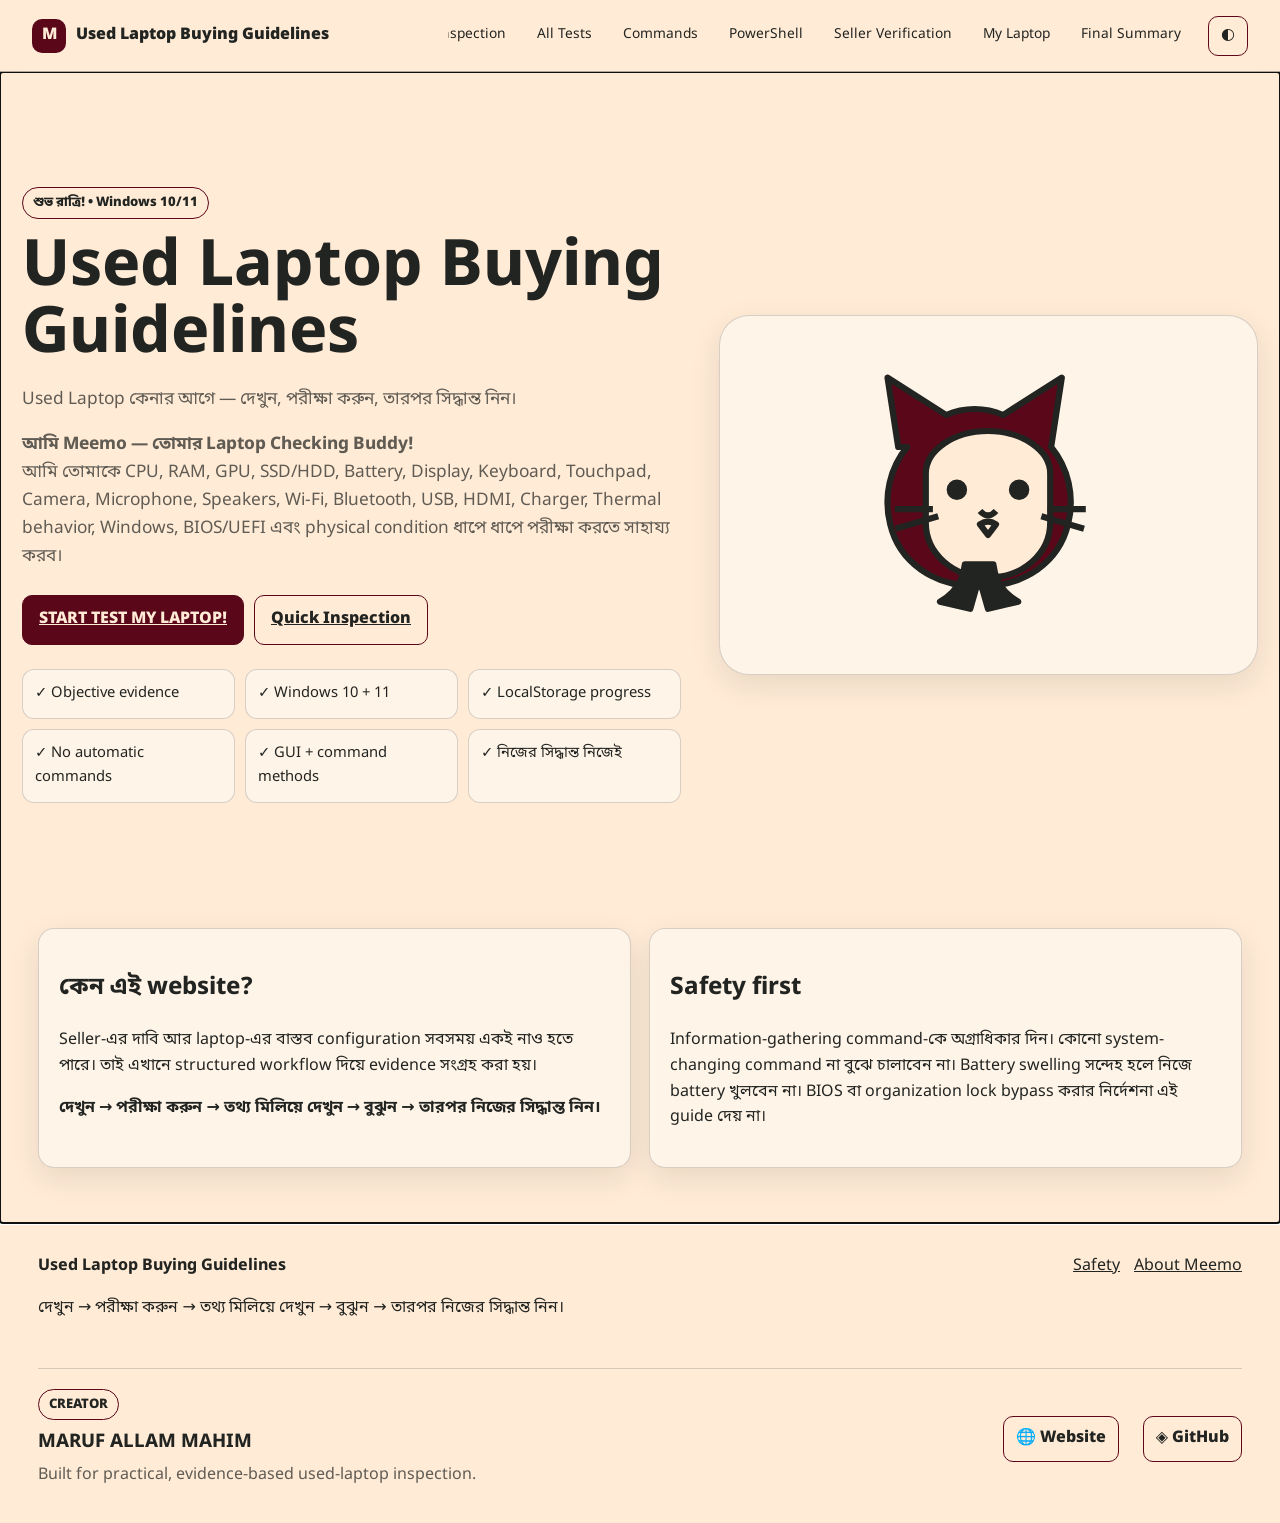
<file: WEBSITE-5.html>
<!doctype html>
<html lang="bn">
<head>
  <meta charset="utf-8">
  <meta name="viewport" content="width=device-width, initial-scale=1, viewport-fit=cover">
  <meta name="theme-color" content="#5A0719">
  <title>Used Laptop Buying Guidelines | Windows 10/11 Inspection Guide</title>
  <meta name="description" content="A complete interactive Windows 10/11 used laptop inspection checklist covering CPU, RAM, SSD, battery, display, keyboard, ports, BIOS, Windows health, thermal behavior and more.">
  <meta property="og:title" content="Used Laptop Buying Guidelines">
  <meta property="og:description" content="Interactive Windows 10/11 laptop inspection assistant with Meemo.">
  <meta property="og:type" content="website">
  <link rel="preconnect" href="https://fonts.googleapis.com">
  <link rel="preconnect" href="https://fonts.gstatic.com" crossorigin>
  <link href="https://fonts.googleapis.com/css2?family=Noto+Sans+Bengali:wght@400;500;600;700;800&display=swap" rel="stylesheet">
  <style>

:root{--cream:#FFEBD6;--black:#222421;--burgundy:#5A0719;--cream-soft:#fff4e8;--ink-muted:rgba(34,36,33,.72);--line:rgba(34,36,33,.18);--shadow:0 12px 34px rgba(34,36,33,.10);--radius:18px;--radius-sm:12px;--space:clamp(12px,2vw,24px);--mono:"Cascadia Mono","SFMono-Regular",Consolas,monospace}*{box-sizing:border-box}html{scroll-behavior:smooth}body{margin:0;background:var(--cream);color:var(--black);font-family:"Noto Sans Bengali","Nirmala UI","Segoe UI",sans-serif;line-height:1.62}body.dark{--cream:#222421;--black:#FFEBD6;--cream-soft:#292b28;--ink-muted:rgba(255,235,214,.72);--line:rgba(255,235,214,.20);--shadow:0 12px 34px rgba(0,0,0,.28)}a{color:inherit}.site-header{position:sticky;top:0;z-index:20;display:flex;align-items:center;gap:20px;min-height:68px;padding:10px 22px;background:color-mix(in srgb,var(--cream) 94%,transparent);border-bottom:1px solid var(--line);backdrop-filter:blur(10px)}.brand{display:flex;align-items:center;gap:10px;text-decoration:none;font-weight:900;white-space:nowrap}.brand-mark{display:grid;place-items:center;width:34px;height:34px;border-radius:10px;background:var(--burgundy);color:var(--cream);font-weight:900}.desktop-nav{display:flex;gap:13px;align-items:center;overflow:auto;margin-left:auto}.desktop-nav a,.mobile-nav a{font-size:.86rem;text-decoration:none;padding:7px 9px;border-radius:9px}.desktop-nav a:hover,.mobile-nav a:hover{background:var(--cream-soft)}.header-actions{display:flex;gap:8px}.icon-btn,.btn,.status-btn{font:inherit;border:1px solid var(--burgundy);background:transparent;color:var(--black);border-radius:10px;cursor:pointer}.icon-btn{width:40px;height:40px}.btn{padding:11px 16px;font-weight:800}.btn.primary{background:var(--burgundy);color:var(--cream)}.btn.ghost{border-color:var(--line)}.btn.danger{border-color:var(--burgundy)}.mobile-only{display:none}.mobile-nav{position:fixed;top:68px;right:12px;z-index:19;width:min(310px,calc(100vw - 24px));padding:12px;background:var(--cream);border:1px solid var(--line);box-shadow:var(--shadow);border-radius:14px}.mobile-nav a{display:block}.hero{max-width:1200px;margin:auto;padding:70px 22px 45px;display:grid;grid-template-columns:1.15fr .85fr;gap:38px;align-items:center}.eyebrow{display:inline-block;border:1px solid var(--burgundy);border-radius:999px;padding:4px 10px;font-size:.82rem;font-weight:800}.hero h1{font-size:clamp(2.2rem,5vw,4.5rem);line-height:1.05;margin:16px 0}.hero p{font-size:1.08rem;color:var(--ink-muted);max-width:720px}.hero-actions{display:flex;flex-wrap:wrap;gap:10px;margin:24px 0}.feature-grid{display:grid;grid-template-columns:repeat(3,1fr);gap:10px;margin-top:24px}.feature{border:1px solid var(--line);padding:12px;border-radius:12px;background:var(--cream-soft);font-size:.92rem}.meemo-stage{min-height:360px;display:grid;place-items:center;border:1px solid var(--line);border-radius:30px;background:var(--cream-soft);box-shadow:var(--shadow);position:relative;overflow:hidden}.meemo-stage .meemo-wrap{width:min(320px,80%)}.page{max-width:1200px;margin:auto;padding:28px 22px 55px}.section-head{display:flex;justify-content:space-between;align-items:end;gap:16px;margin:25px 0 18px}.section-head h2{margin:0;font-size:clamp(1.6rem,3vw,2.4rem)}.muted{color:var(--ink-muted)}.panel{background:var(--cream-soft);border:1px solid var(--line);border-radius:var(--radius);padding:20px;box-shadow:var(--shadow)}.grid-2{display:grid;grid-template-columns:1fr 1fr;gap:18px}.grid-3{display:grid;grid-template-columns:repeat(3,1fr);gap:14px}.stat-grid{display:grid;grid-template-columns:repeat(5,1fr);gap:10px}.stat{border:1px solid var(--line);border-radius:14px;padding:13px;background:var(--cream-soft)}.stat strong{display:block;font-size:1.35rem}.progress{height:11px;border:1px solid var(--burgundy);border-radius:99px;overflow:hidden}.progress>span{display:block;height:100%;background:var(--burgundy);width:0;transition:width .25s}.toolbar{display:flex;flex-wrap:wrap;gap:10px;align-items:center}.search{flex:1;min-width:220px;padding:11px 13px;border:1px solid var(--line);border-radius:10px;background:var(--cream);color:var(--black);font:inherit}.select{padding:10px;border:1px solid var(--line);border-radius:10px;background:var(--cream);color:var(--black);font:inherit}.category{margin:18px 0;border:1px solid var(--line);border-radius:var(--radius);overflow:hidden;background:var(--cream-soft)}.category>summary{cursor:pointer;padding:17px 20px;font-weight:900;font-size:1.15rem}.test-list{display:grid;gap:12px;padding:0 12px 12px}.test-card{border:1px solid var(--line);border-radius:14px;background:var(--cream);padding:18px}.test-card h3{margin:5px 0 7px}.test-meta{display:flex;flex-wrap:wrap;gap:7px;font-size:.78rem}.pill{border:1px solid var(--line);border-radius:999px;padding:3px 8px}.why{font-weight:700}.meemo-line{display:flex;gap:12px;align-items:flex-start;border-left:4px solid var(--burgundy);padding:10px 13px;background:var(--cream-soft);border-radius:0 12px 12px 0}.meemo-mini{width:62px;flex:0 0 62px}.step-grid{display:grid;grid-template-columns:1fr 1fr;gap:12px;margin-top:14px}.subpanel{border:1px solid var(--line);border-radius:12px;padding:14px}.subpanel h4{margin:0 0 7px}.steps{padding-left:22px}.code-wrap{position:relative}.code{font-family:var(--mono);white-space:pre-wrap;overflow:auto;background:var(--black);color:var(--cream);padding:15px;border-radius:10px;min-height:45px}.copy-btn{position:absolute;right:8px;top:8px;background:var(--cream);color:var(--black);border:0;border-radius:8px;padding:6px 9px;cursor:pointer;font-weight:800}.status-row{display:flex;flex-wrap:wrap;gap:7px;margin-top:13px}.status-btn{padding:8px 10px;border-color:var(--line)}.status-btn.active{background:var(--burgundy);color:var(--cream);border-color:var(--burgundy)}.notes{width:100%;min-height:72px;margin-top:10px;padding:10px;border:1px solid var(--line);border-radius:10px;background:var(--cream);color:var(--black);font:inherit}.card-footer{display:flex;justify-content:space-between;gap:10px;align-items:center;margin-top:12px}.alert{padding:12px;border-left:4px solid var(--burgundy);background:var(--cream-soft);border-radius:8px}.command-list{display:grid;gap:14px}.command-card{position:relative}.table-wrap{overflow:auto}.claim-table{width:100%;border-collapse:collapse}.claim-table th,.claim-table td{border:1px solid var(--line);padding:9px;text-align:left}.claim-table input{width:100%;padding:8px;border:1px solid var(--line);border-radius:8px;background:var(--cream);color:var(--black);font:inherit}.timer{font-family:var(--mono);font-size:clamp(2rem,6vw,4rem);font-weight:900;text-align:center}.quick-steps{display:grid;grid-template-columns:repeat(4,1fr);gap:10px}.quick-step{border:1px solid var(--line);border-radius:12px;padding:12px}.summary-grid{display:grid;grid-template-columns:repeat(4,1fr);gap:10px}.status-box{border:1px solid var(--line);border-radius:12px;padding:12px}.report{display:none}.site-footer{border-top:1px solid var(--line);padding:25px 22px;display:flex;justify-content:space-between;gap:20px;max-width:1200px;margin:auto}.site-footer a{margin-left:14px}.sr-only{position:absolute;width:1px;height:1px;padding:0;margin:-1px;overflow:hidden;clip:rect(0,0,0,0);white-space:nowrap;border:0}dialog{background:var(--cream);color:var(--black);border:1px solid var(--line);border-radius:16px;padding:20px;max-width:420px}dialog::backdrop{background:rgba(34,36,33,.5)}@media(prefers-reduced-motion:reduce){*{scroll-behavior:auto!important;animation:none!important;transition:none!important}}

.meemo-stage img{display:block;width:100%;animation:meemo-float 3.6s ease-in-out infinite}@keyframes meemo-float{0%,100%{transform:translateY(0)}50%{transform:translateY(-7px)}}.meemo-stage:focus-within img{animation:meemo-pulse .8s ease-in-out infinite alternate}@keyframes meemo-pulse{from{transform:scale(1)}to{transform:scale(1.035)}}


/* ===== merged responsive.css ===== */
@media(max-width:1050px){.desktop-nav{display:none}.mobile-only{display:block}.hero{grid-template-columns:1fr}.stat-grid{grid-template-columns:repeat(3,1fr)}.summary-grid{grid-template-columns:repeat(2,1fr)}}
@media(max-width:760px){.site-header{padding:9px 12px}.brand span:last-child{max-width:190px;white-space:normal;line-height:1.15}.hero{padding:42px 14px 28px}.page{padding:18px 14px 40px}.feature-grid,.grid-2,.grid-3,.step-grid{grid-template-columns:1fr}.stat-grid{grid-template-columns:repeat(2,1fr)}.quick-steps{grid-template-columns:1fr 1fr}.section-head{align-items:flex-start;flex-direction:column}.card-footer{align-items:stretch;flex-direction:column}.btn{min-height:44px}.test-card{padding:14px}.meemo-stage{min-height:280px}.site-footer{padding:20px 14px;flex-direction:column}.site-footer a{margin-left:0;margin-right:14px}.hero h1{font-size:2.35rem}}
@media(max-width:430px){.stat-grid,.summary-grid,.quick-steps{grid-template-columns:1fr}.hero-actions .btn{width:100%}.toolbar{align-items:stretch}.search{min-width:100%}}
@media print{.site-header,.mobile-nav,.hero-actions,.toolbar,.status-row,.notes,.site-footer,.copy-btn,.btn{display:none!important}.page{max-width:none;padding:0}.panel,.test-card{box-shadow:none}.report{display:block}}


/* Robustness additions — palette remains Cream / Black / Burgundy only */
:root{
  --cream:#FFEBD6;
  --black:#222421;
  --burgundy:#5A0719;
  --border:rgba(34,36,33,.18);
  --surface:var(--cream);
  --text:var(--black);
  --muted:rgba(34,36,33,.70);
  --shadow:0 10px 30px rgba(34,36,33,.10);
  --radius:16px;
}
body.dark{
  --surface:#222421;
  --text:#FFEBD6;
  --muted:rgba(255,235,214,.72);
  --border:rgba(255,235,214,.18);
  --shadow:0 10px 30px rgba(0,0,0,.30);
}
html{scroll-behavior:smooth}
body{font-family:"Noto Sans Bengali","Noto Sans",system-ui,sans-serif}
code,pre,.code{font-family:"JetBrains Mono","Cascadia Code","Consolas",monospace}
button,a,input,select,textarea{font:inherit}
button,a{touch-action:manipulation}
button:focus-visible,a:focus-visible,input:focus-visible,select:focus-visible,textarea:focus-visible{
  outline:3px solid var(--burgundy);outline-offset:2px;
}
.code{white-space:pre-wrap;overflow:auto}
.code-wrap{position:relative}
.copy-btn{min-height:40px}
.test-card .meemo-line img,.meemo-mini img{max-width:84px;height:auto}
@media (prefers-reduced-motion:reduce){
  *,*::before,*::after{animation-duration:.01ms!important;animation-iteration-count:1!important;scroll-behavior:auto!important;transition-duration:.01ms!important}
}
@media print{
  .site-header,.mobile-nav,.hero-actions,.toolbar,.status-row,.copy-btn,.next-test,.site-footer,#themeBtn,#menuBtn{display:none!important}
  body,body.dark{background:#fff!important;color:#000!important}
  .page,.panel,.test-card{box-shadow:none!important;border-color:#777!important}
}



/* ===== Final UX / desktop hardening ===== */
:root{
  --content-max:1320px;
  --header-h:72px;
}
.site-header{
  min-height:var(--header-h);
  width:100%;
  padding:10px clamp(14px,2.5vw,34px);
  gap:clamp(10px,1.4vw,24px);
  position:sticky;
  top:0;
  z-index:1000;
  isolation:isolate;
}
.site-header::after{
  content:"";
  position:absolute;
  left:0;right:0;bottom:-1px;height:1px;
  background:var(--line);
  pointer-events:none;
}
.brand{flex:0 0 auto}
.header-actions{flex:0 0 auto}
.desktop-nav{
  flex:1 1 auto;
  min-width:0;
  justify-content:flex-end;
  scrollbar-width:none;
  overscroll-behavior-inline:contain;
}
.desktop-nav::-webkit-scrollbar{display:none}
.desktop-nav a{white-space:nowrap}
.hero,.page,.site-footer{max-width:var(--content-max)}
.hero{min-height:calc(100vh - var(--header-h));padding-top:clamp(46px,7vh,90px)}
.page{padding-left:clamp(18px,3vw,38px);padding-right:clamp(18px,3vw,38px)}
.meemo-stage .meemo-wrap{animation:meemo-float-js 4.2s ease-in-out infinite}
.meemo-stage img,.meemo-mini img{display:block;max-width:100%}
@keyframes meemo-float-js{0%,100%{transform:translate3d(0,0,0)}50%{transform:translate3d(0,-8px,0)}}
.js-reveal{
  opacity:0;
  transform:translate3d(0,14px,0);
  transition:opacity .42s ease,transform .42s ease;
  transition-delay:var(--reveal-delay,0ms);
}
.js-reveal.is-visible{opacity:1;transform:none}
.route-enter{animation:route-enter .34s ease both}
@keyframes route-enter{from{opacity:.35;transform:translateY(8px)}to{opacity:1;transform:none}}
.btn,.icon-btn,.status-btn,.copy-btn,.desktop-nav a,.mobile-nav a{
  transition:transform .18s ease,background-color .18s ease,border-color .18s ease,opacity .18s ease;
}
.btn:hover,.icon-btn:hover,.status-btn:hover,.copy-btn:hover{transform:translateY(-1px)}
.btn:active,.icon-btn:active,.status-btn:active,.copy-btn:active{transform:translateY(0) scale(.98)}
.is-feedback{animation:feedback-pop .28s ease}
@keyframes feedback-pop{50%{transform:scale(1.06)}}
.focus-pulse{animation:focus-pulse .9s ease}
@keyframes focus-pulse{0%,100%{box-shadow:var(--shadow)}50%{box-shadow:0 0 0 4px var(--burgundy),var(--shadow)}}
.progress>span{transition:width .7s cubic-bezier(.22,1,.36,1)}
.test-card[hidden],.category[hidden]{display:none!important}
.category>summary{position:sticky;top:var(--header-h);z-index:5;background:var(--cream-soft)}
.code{font-size:.9rem;line-height:1.5}
.copy-btn{z-index:2}
.site-footer{
  width:100%;
  padding:30px clamp(18px,3vw,38px) 34px;
  flex-wrap:wrap;
}
.creator-card{
  width:100%;
  margin-top:10px;
  padding-top:20px;
  border-top:1px solid var(--line);
  display:flex;
  justify-content:space-between;
  align-items:center;
  gap:18px;
  flex-wrap:wrap;
}
.creator-links{display:flex;gap:10px;flex-wrap:wrap}
.creator-links a{
  display:inline-flex;
  align-items:center;
  gap:7px;
  padding:9px 12px;
  border:1px solid var(--burgundy);
  border-radius:10px;
  text-decoration:none;
  font-weight:800;
}
@media (min-width:1051px){
  .desktop-nav{max-width:min(820px,58vw)}
  .hero{grid-template-columns:minmax(0,1.1fr) minmax(360px,.9fr)}
  .test-list{padding:0 18px 18px}
  .test-card{padding:22px}
}
@media (max-width:1050px){
  .desktop-nav{display:none}
  .mobile-only{display:block}
}
@media (max-width:760px){
  .site-header{min-height:64px}
  .mobile-nav{top:64px}
  .category>summary{position:static}
  .creator-card{align-items:flex-start}
}
@media (prefers-reduced-motion:reduce){
  .meemo-stage .meemo-wrap,.js-reveal,.route-enter,.is-feedback,.focus-pulse{animation:none!important;transition:none!important}
}

</style>
</head>
<body>
  <header class="site-header">
    <a class="brand" href="#home" data-route="home" aria-label="Used Laptop Buying Guidelines home">
      <span class="brand-mark">M</span><span>Used Laptop Buying Guidelines</span>
    </a>
    <nav class="desktop-nav" aria-label="Primary navigation">
      <a href="#home">Home</a><a href="#dashboard">Dashboard</a><a href="#quick">Quick Inspection</a>
      <a href="#tests">All Tests</a><a href="#commands">Commands</a><a href="#powershell">PowerShell</a>
      <a href="#seller">Seller Verification</a><a href="#current">My Laptop</a><a href="#summary">Final Summary</a>
    </nav>
    <div class="header-actions">
      <button id="themeBtn" class="icon-btn" type="button" aria-label="Change theme" title="Theme">◐</button>
      <button id="menuBtn" class="icon-btn mobile-only" type="button" aria-label="Open menu">☰</button>
    </div>
  </header>

  <div id="mobileNav" class="mobile-nav" hidden>
    <a href="#home">Home</a><a href="#dashboard">Dashboard</a><a href="#quick">Quick Inspection</a>
    <a href="#tests">All Tests</a><a href="#commands">Master Commands</a><a href="#powershell">PowerShell</a>
    <a href="#seller">Seller Verification</a><a href="#current">My Laptop</a><a href="#summary">Final Summary</a>
    <a href="#safety">Safety</a><a href="#about">About Meemo</a>
  </div>

  <main id="app" tabindex="-1" aria-live="polite"></main>

  <footer class="site-footer">
    <div><strong>Used Laptop Buying Guidelines</strong>
      <p>দেখুন → পরীক্ষা করুন → তথ্য মিলিয়ে দেখুন → বুঝুন → তারপর নিজের সিদ্ধান্ত নিন।</p>
    </div>
    <div><a href="#safety">Safety</a><a href="#about">About Meemo</a></div>
  
    <div class="creator-card">
      <div>
        <div class="eyebrow">CREATOR</div>
        <h3 style="margin:8px 0 4px">MARUF ALLAM MAHIM</h3>
        <p class="muted" style="margin:0">Built for practical, evidence-based used-laptop inspection.</p>
      </div>
      <div class="creator-links" aria-label="Creator links">
        <a href="https://usedlaptopbuyingguidelines.github.io/" target="_blank" rel="noopener noreferrer">🌐 Website</a>
        <a href="https://github.com/marufallammahim" target="_blank" rel="noopener noreferrer">◈ GitHub</a>
      </div>
    </div>

  </footer>

  <script>

/* Used Laptop Buying Guidelines — single-file JavaScript application.
   Deliberately uses classic JavaScript (not ES modules) so index.html can be opened
   directly from a local file:// URL and deployed unchanged to GitHub Pages.
*/
(function(){
'use strict';

const T=(id,title,sectionKey,purpose,gui,steps,command,where,expected,interpretation,warnings=[],platform='Windows 10/11',next='পরের test-এ যাও।',admin=false)=>({id,title,sectionKey,purpose,gui,steps,command,where,expected,interpretation,warnings,platform,next,admin});
const inspectionSections=[
{id:'identity',title:'Part 1 — Laptop Identity & Configuration',tests:[
T('system-info','System Information','identity','(মেশিনের model, BIOS এবং মূল configuration seller-এর তথ্যের সঙ্গে মিলিয়ে দেখার জন্য)','Start → Search → System Information → System Information খুলুন',['System Manufacturer, System Model, System Type, Processor, BIOS Version/Date, Installed Physical Memory, BaseBoard Manufacturer/Product/Version খুঁজুন।'],'msinfo32','Command Prompt / Run','উল্লিখিত system ও baseboard fields দেখা যাবে।','এগুলো seller-এর specification, invoice ও laptop label-এর সঙ্গে মিলিয়ে দেখুন।',['Model বা serial তথ্য অমিল হলে কারণ যাচাই করুন।']),
T('cpu-info','CPU Information','cpu','(আসল processor model, cores ও logical processors যাচাই করার জন্য)','Task Manager → Performance → CPU; অথবা System Information',['CPU Name, Manufacturer, Number of Cores এবং Logical Processors নোট করুন।'],'Get-CimInstance Win32_Processor | Select-Object Name,Manufacturer,NumberOfCores,NumberOfLogicalProcessors,MaxClockSpeed','PowerShell','CPU-এর নাম ও core/thread তথ্য আসবে।','Seller-এর CPU claim-এর সঙ্গে exact model মিলিয়ে দেখুন।',[]),
T('cpu-load','CPU Load / Performance Observation','cpu','(idle ও workload-এ CPU অস্বাভাবিক আচরণ করছে কি না দেখতে)','Task Manager → Performance → CPU',['5–10 মিনিট স্বাভাবিক idle অবস্থায় usage, clock ও responsiveness দেখুন; তারপর browser/file operation দিয়ে আচরণ দেখুন।'],'','Task Manager','Idle ও light-use-এ usage/clock পরিবর্তন হবে; fixed universal value নেই।','Background update/app usage-এর কারণে load বদলাতে পারে—একটি snapshot দিয়ে সিদ্ধান্ত নেবেন না।',['দীর্ঘক্ষণ অস্বাভাবিক 100% load, severe stutter বা unexpected shutdown নোট করুন।'])]},
{id:'gpu',title:'Part 2 — GPU',tests:[
T('gpu-info','GPU Information','gpu','(GPU model, driver ও DirectX তথ্য যাচাই করার জন্য)','Task Manager → Performance → GPU; Device Manager → Display adapters; Run → dxdiag',['GPU model, driver এবং available memory-related fields দেখুন।'],'dxdiag','Run / Command Prompt','DirectX Diagnostic Tool খুলবে।','GPU model/driver seller claim-এর সঙ্গে মিলিয়ে দেখুন।',['Device Manager warning icon বা driver error থাকলে আলাদা করে পরীক্ষা করুন।']),
T('gpu-stress','GPU Stress / Load Test','gpu','(বাস্তব load-এ GPU stability ও visual behavior পর্যবেক্ষণের জন্য)','Task Manager → Performance → GPU; নিরাপদ graphical workload যেমন browser 3D demo বা আপনার পরিচিত application',['GPU usage, clock এবং display stability দেখুন; artifact, driver crash, black screen বা restart আছে কি না নোট করুন।'],'','Task Manager / পরিচিত application','Load অনুযায়ী GPU usage বাড়বে; temperature/clock model ও workload অনুযায়ী পরিবর্তিত হবে।','একটি universal temperature pass/fail threshold নেই। দীর্ঘমেয়াদি stability এবং symptoms বেশি গুরুত্বপূর্ণ।',['Artifact, black screen, driver crash বা restart হলে আরও inspection দরকার।'])]},
{id:'ram',title:'Part 3 — RAM',tests:[
T('ram-info','RAM Capacity / Speed','ram','(RAM-এর capacity, speed, module location ও configured clock যাচাই করার জন্য)','Task Manager → Performance → Memory',['Capacity, speed, slots used এবং form factor যেখানে দেখায় নোট করুন।'],'Get-CimInstance Win32_PhysicalMemory | Select-Object Manufacturer,PartNumber,Capacity,Speed,ConfiguredClockSpeed,DeviceLocator','PowerShell','প্রতি memory module-এর manufacturer/part/size/speed/location তথ্য আসবে।','Total RAM seller claim-এর সঙ্গে মিলিয়ে দেখুন; speed platform-এর supported behavior অনুযায়ী বুঝুন.',[]),
T('ram-error','RAM Error Test','ram','(memory error আছে কি না শনাক্ত করার জন্য)','Start → Search → Windows Memory Diagnostic → Restart now and check for problems',['আগে unsaved work save করুন, তারপর diagnostic চালান এবং result নোট করুন।'],'mdsched.exe','Run / Start Search','Windows Memory Diagnostic restart-এর পর memory পরীক্ষা করবে।','Error report হলে RAM/module/slot নিয়ে আরও diagnosis প্রয়োজন।',['Memory error পাওয়া গুরুত্বপূর্ণ warning।'],'Windows 10/11', 'Advanced test হিসেবে MemTest86 ব্যবহার করা যেতে পারে।'),
T('ram-upgrade','RAM Upgradeability','ram','(ভবিষ্যতে RAM বাড়ানো যাবে কি না জানার জন্য)','Task Manager slots information + exact model/service manual/specification যাচাই করুন',['Soldered RAM, available slots এবং maximum supported capacity নিশ্চিত করুন।'],'','Manufacturer documentation / service manual','Exact model-এর supported RAM configuration পাওয়া উচিত।','শুধু current RAM দেখে upgrade compatibility অনুমান করবেন না।',['No free slot বা soldered-only configuration থাকলে upgrade সীমিত হতে পারে।'])]},
{id:'storage',title:'Part 4 — SSD / HDD',tests:[
T('storage-info','Storage Information','storage','(disk model, capacity, bus ও health fields যাচাই করার জন্য)','Settings → System → Storage; Task Manager → Performance → Disk',['Disk model, capacity ও interface/bus information মিলিয়ে দেখুন।'],'Get-Disk | Format-Table Number,FriendlyName,SerialNumber,BusType,HealthStatus,OperationalStatus,Size','PowerShell','Disk number, model, serial, bus, health, operational status ও size দেখা যাবে।','Seller-এর SSD/HDD claim-এর সঙ্গে exact device মিলিয়ে দেখুন।',[]),
T('physical-disk','Physical Disk Health','storage','(Windows-এর basic disk health status দেখার জন্য)','PowerShell / Computer Management → Disk Management',['HealthStatus ও OperationalStatus দেখুন।'],'Get-PhysicalDisk | Format-Table FriendlyName,MediaType,BusType,HealthStatus,OperationalStatus,Size','PowerShell','Physical disk health/status fields আসবে।','Windows basic health complete SMART analysis নয়।',['Warning বা unhealthy status হলে advanced inspection করুন।']),
T('smart','SSD/HDD SMART','storage','(drive-এর deeper SMART attributes ও warning দেখার জন্য)','Advanced: CrystalDiskInfo-এর মতো reputable tool ব্যবহার করে SMART attributes পড়ুন।',['Power-on hours, health indicators, reallocated/uncorrectable indicators যেখানে applicable এবং temperature দেখুন।'],'','Third-party diagnostic tool','Drive-specific SMART attributes দেখা যাবে; field names device অনুযায়ী বদলাতে পারে।','SMART data একটি useful evidence source, complete hardware certification নয়।',['Critical SMART warning বা rapidly worsening indicators হলে আরও inspection দরকার।']),
T('ssd-speed','SSD Speed','storage','(storage performance অস্বাভাবিক কি না যাচাই করার জন্য)','Advanced: CrystalDiskMark বা আপনার পরিচিত non-destructive benchmark; গুরুত্বপূর্ণ data থাকলে সতর্ক থাকুন।',['Read/write results record করুন এবং একই drive/interface class-এর expected specification-এর সঙ্গে তুলনা করুন।'],'','Third-party benchmark','Benchmark read/write figures দেখাবে।','Benchmark result workload, thermal state, free space ও interface-এর উপর নির্ভর করে।',['Severe slowdown, errors বা crashes হলে cause যাচাই করুন।'])]},
{id:'display',title:'Part 5 — Display',tests:[
T('display-mode','Resolution / Refresh Rate','display','(panel-এর configured resolution ও refresh rate যাচাই করার জন্য)','Settings → System → Display → Advanced display',['Resolution, refresh rate এবং display identity দেখুন।'],'','Settings','Current display mode দেখা যাবে।','Seller claim ও panel specification-এর সঙ্গে মিলিয়ে দেখুন।',[]),
T('dead-pixel','Dead Pixel Test','display','(dead/stuck pixel ও uneven display area শনাক্ত করার জন্য)','Browser-এ full-screen white, black, red, green, blue test pages দেখুন।',['Screen পরিষ্কার করুন; পাঁচটি solid color-এ পুরো panel দেখুন।'],'','Browser','Solid colors-এ pixel-level anomalies চোখে পড়বে।','একটি fixed pixel issue থাকলে location ও appearance নোট করুন; stuck/dead classification নিশ্চিত করতে multiple colors দেখুন।',['Line, cluster, persistent dot বা discoloration নোট করুন।']),
T('screen-angle','Screen Angle Test','display','(hinge movement ও panel viewing-angle behavior যাচাই করার জন্য)','Desktop থেকে বিভিন্ন lid angle-এ screen দেখুন।',['ধীরে lid angle পরিবর্তন করুন এবং image flicker/cut-out আছে কি না দেখুন।'],'','Physical inspection','Normal angle changes-এ image stable থাকা উচিত।','Angle change-এ display cut হলে cable/hinge/panel issue হতে পারে।',['Flicker বা blackout হলে further repair inspection দরকার।']),
T('brightness','Brightness Test','display','(brightness control ও panel uniformity যাচাই করার জন্য)','Settings → System → Display → Brightness; solid colors দেখুন',['Low/medium/high brightness-এ uniformity ও flicker দেখুন।'],'','Settings','Brightness changes should be observable without instability.','Panel type ও auto-brightness behavior অনুযায়ী appearance বদলাতে পারে।',['Persistent flicker, dark patches বা pressure marks নোট করুন।'])]},
{id:'battery',title:'Part 6 — Battery',tests:[
T('battery-report','Battery Report','battery','(battery design capacity ও current full charge capacity-এর evidence পাওয়ার জন্য)','Start → Search → Command Prompt → Run as appropriate; report file তৈরি হওয়ার path দেখুন',['Report খুলে Design Capacity, Full Charge Capacity, Cycle Count when available এবং recent usage দেখুন।'],'powercfg /batteryreport','Command Prompt','Windows একটি battery-report.html তৈরি করবে এবং path জানাবে।','Capacity difference-কে context সহ দেখুন; battery age, cycles ও behavior বিবেচনা করুন।',['Swelling বা physical deformation হলে ব্যবহার বন্ধ করে safety handling করুন।']),
T('battery-real','Real Battery Test','battery','(বাস্তব ব্যবহারে battery drain ও charging behavior পর্যবেক্ষণের জন্য)','Unplug charger; normal browsing/video workload-এ time-stamped battery percentage নোট করুন',['Known workload ব্যবহার করুন; screen brightness ও power mode নোট করুন।'],'','Windows battery indicator / stopwatch','সময় অনুযায়ী battery percentage পরিবর্তন হবে।','একটি short test universal battery-health percentage দেয় না; observed runtime context সহ নোট করুন।',[]),
T('battery-swelling','Battery Swelling','battery','(সুরক্ষা ঝুঁকি হিসেবে battery deformation শনাক্ত করার জন্য)','Body/palmrest/trackpad bulge, uneven bottom cover বা separation visually inspect করুন।',['কোনো swelling সন্দেহ হলে laptop খুলবেন না বা battery চাপ দেবেন না।'],'','Physical inspection','কোনো bulge/separation না থাকাই expected visual condition।','Swelling হলে এটি safety concern; qualified service professional-এর সাহায্য নিন।',['Battery swelling — critical attention'])]},
{id:'charger',title:'Part 7 — Charger & Charging',tests:[
T('charger','Charger','charger','(সঠিক charger rating ও stable charging যাচাই করার জন্য)','Charger label + Windows charging indicator + exact model documentation',['Voltage, current, polarity/connector যেখানে applicable এবং wattage মিলিয়ে দেখুন।'],'','Physical inspection','Charger label-এ rating থাকবে এবং laptop stableভাবে charge করবে।','Watt = Volt × Ampere; exact manufacturer requirement-এর সঙ্গে compare করুন।',['Non-original/underpowered charger বা unstable charging নোট করুন।']),
T('charging-port','Charging Port','charger','(port loose/damaged কি না যাচাই করার জন্য)','Charger plug gently connect করে charging indicator ও connection stability দেখুন',['Plug নাড়াচাড়া করে force করবেন না; normal position-এ charging stable কিনা দেখুন।'],'','Physical inspection','Stable connection থাকা উচিত।','Loose port intermittent charging বা repair need-এর evidence হতে পারে।',['Port heat, looseness, sparks বা intermittent charging হলে সতর্ক হন।'])]},
{id:'input',title:'Part 8 — Keyboard & Touchpad',tests:[
T('keyboard','Keyboard','input','(সব key ও special function কাজ করছে কি না যাচাই করার জন্য)','Browser text field বা keyboard tester; প্রয়োজনীয় function keys system-এ পরীক্ষা করুন',['A-Z, 0-9, Function keys, Enter, Shift, Ctrl, Alt, Tab, Caps Lock, Backspace, Space, Arrow, Delete, Windows, Esc এবং special keys পরীক্ষা করুন।'],'','Browser / Physical inspection','প্রতিটি tested key expected input দেবে।','Backlight/special keys model-specific; exact model documentation দেখুন।',['Multiple dead keys, sticky keys বা liquid residue নোট করুন।']),
T('touchpad','Touchpad','input','(cursor, clicks, scrolling ও gestures যাচাই করার জন্য)','Windows touchpad settings + desktop/browser',['Move, left click, right click, scroll, drag/drop এবং supported gestures পরীক্ষা করুন।'],'','Windows Settings / Physical test','Pointer movement ও clicks stable থাকবে।','Gestures model/driver-dependent; unsupported gesture নিজে defect নয়।',['Erratic cursor, dead zones বা intermittent click নোট করুন।'])]},
{id:'av',title:'Part 9 — Audio / Microphone / Webcam',tests:[
T('speaker','Speaker','av','(speaker distortion ও channel behavior যাচাই করার জন্য)','Settings → System → Sound → Output; পরিচিত audio চালান',['Low/medium/high volume-এ distortion, crackle এবং left/right channel শুনুন।'],'','Windows Sound settings','Audio output শোনা যাবে এবং volume change কাজ করবে।','Source recording quality-ও speaker test-এ প্রভাব ফেলে।',['Persistent crackle, cut-out বা one-channel failure নোট করুন।']),
T('headphone','Headphone Jack','av','(3.5mm audio port কাজ করছে কি না যাচাই করার জন্য)','Headphones connect করে Sound output/input behavior পরীক্ষা করুন',['Plug detect ও audio output যাচাই করুন।'],'','Windows Sound settings','Headphone connection অনুযায়ী output route হবে যেখানে device supports it।','USB/Bluetooth audio আলাদা; 3.5mm jack capability model-specific।',[]),
T('microphone','Microphone','av','(built-in/external microphone recording যাচাই করার জন্য)','Settings → System → Sound → Input অথবা Voice Recorder',['Short recording করুন এবং playback-এ clarity, noise ও drop-out শুনুন।'],'','Windows Sound settings','Input level ও recorded audio দেখা/শোনা যাবে।','Room noise এবং privacy settings ফলাফলে প্রভাব ফেলতে পারে।',['No input, severe static বা intermittent recording নোট করুন।']),
T('webcam','Webcam','av','(camera image, focus ও privacy shutter behavior যাচাই করার জন্য)','Windows Camera app খুলুন',['Preview image, flicker, artifacts ও privacy shutter পরীক্ষা করুন।'],'','Camera app','Camera preview দেখা যাবে।','Privacy shutter থাকলে manually open করতে হবে।',['Black image, severe flicker বা artifact নোট করুন।'])]},
{id:'wireless',title:'Part 10 — Wi-Fi / Bluetooth',tests:[
T('wifi','Wi-Fi','wireless','(Wi-Fi adapter, connection এবং signal information যাচাই করার জন্য)','Settings → Network & Internet → Wi-Fi; known network-এ connect করুন',['SSID, signal এবং connection stability দেখুন।'],'netsh wlan show interfaces','Command Prompt','Interface, state, SSID, radio type এবং signal-related information দেখা যাবে।','Adapter model এবং actual connection performance record করুন।',['Repeated disconnect বা adapter error হলে further inspection দরকার।']),
T('network','Network Adapter','wireless','(network adapter inventory ও IP configuration যাচাই করার জন্য)','Settings → Network & Internet; Device Manager → Network adapters',['Adapter name, status ও IPv4/IPv6 configuration দেখুন।'],'ipconfig /all','Command Prompt','Adapters, MAC-related identifiers, DHCP/DNS এবং IP information দেখা যাবে।','MAC address publicভাবে share না করাই ভালো।',[]),
T('bluetooth','Bluetooth','wireless','(Bluetooth radio ও pairing behavior যাচাই করার জন্য)','Settings → Bluetooth & devices → Add device',['Known Bluetooth device pair করুন; audio/input transfer যেখানে relevant পরীক্ষা করুন।'],'','Windows Settings','Bluetooth device discover/pair হবে যেখানে compatible।','Pairing issue driver, device, privacy বা radio-specific হতে পারে।',['Cannot detect/pair any known device হলে further inspection করুন।'])]},
{id:'ports',title:'Part 11 — Ports',tests:[
T('usb','USB-A / USB-C','ports','(প্রতিটি USB port বাস্তবে data transfer করতে পারে কি না যাচাই করার জন্য)','Known-good USB storage/input device connect করুন',['Device detect, file read এবং ছোট test write করুন; safe eject করুন।'],'','File Explorer / Device Manager','Device detect হবে এবং read/write কাজ করবে।','Port capability generation/model-specific; physical connector alone যথেষ্ট নয়।',['Intermittent disconnect বা one port dead নোট করুন।']),
T('usbc','USB-C Capability','ports','(USB-C-তে data, charging, display বা high-speed feature সত্যিই আছে কি না যাচাই করার জন্য)','Exact model specification/service manual + compatible accessories দিয়ে test করুন',['USB-C connector দেখে feature অনুমান করবেন না; specification cross-check করুন।'],'','Manufacturer specification / physical test','Supported feature অনুযায়ী behavior দেখা যাবে।','USB-C connector does not automatically mean Thunderbolt, USB4, charging or display output।',['Claimed feature না থাকলে seller-এর কাছে exact specification যাচাই করুন।']),
T('hdmi','HDMI / DisplayPort','ports','(external display output যাচাই করার জন্য)','Known-good monitor/TV ও cable ব্যবহার করুন',['Connect, select display mode এবং stable output দেখুন।'],'','Settings → System → Display','External display detect হবে যেখানে port supports it।','Port version/capability model-specific।',[]),
T('sd','SD Card','ports','(SD card reader কাজ করছে কি না যাচাই করার জন্য)','Known-good SD card insert করুন',['Detect, read a file, eject।'],'','File Explorer','Card detect হবে এবং files readable হবে।','Some models have microSD rather than full SD।',[]),
T('ethernet','Ethernet / LAN','ports','(wired network port ও link stability যাচাই করার জন্য)','Known-good Ethernet cable + network/router ব্যবহার করুন',['Connect and confirm adapter/link state; optional ipconfig /all দিয়ে address দেখুন।'],'','Settings / Command Prompt','Ethernet adapter link/connection দেখাবে।','No network access can be caused by upstream network, not necessarily port failure।',[])]},
{id:'motherboard',title:'Part 12 — Motherboard',tests:[
T('baseboard','Baseboard Information','motherboard','(motherboard manufacturer/product/version/serial evidence পাওয়ার জন্য)','System Information → BaseBoard fields',['Manufacturer, Product, Version, SerialNumber নোট করুন।'],'Get-CimInstance Win32_BaseBoard | Select-Object Manufacturer,Product,Version,SerialNumber','PowerShell','Baseboard fields দেখা যাবে।','Exact board data model/service documentation-এর সঙ্গে মিলিয়ে দেখুন।',[]),
T('device-manager','Device Manager','motherboard','(hardware driver/status warnings খুঁজে বের করার জন্য)','Run → Device Manager',['USB controllers, network, Bluetooth, audio, storage, system devices, display adapters এবং Unknown devices expand করুন।'],'devmgmt.msc','Run','Device Manager খুলবে।','Yellow warning/unknown device গুরুত্বপূর্ণ evidence, কিন্তু Device Manager alone motherboard 100% healthy প্রমাণ করে না।',['Unknown device বা repeated error status নোট করুন।']),
T('motherboard-functional','Motherboard Functional Test','motherboard','(major onboard functions একসঙ্গে বাস্তবে কাজ করছে কি না যাচাই করার জন্য)','USB, audio, network, storage, display এবং sleep/wake tests-এর ফল একত্রে দেখুন',['একটি single test নয়—সব functional checks cross-reference করুন।'],'','Combined manual inspection','Multiple onboard functions কাজ করার evidence পাওয়া যাবে।','এই workflow motherboard-এর সম্পূর্ণ health certificate নয়।',[])]},
{id:'bios',title:'Part 13 — BIOS / UEFI',tests:[
T('bios-access','BIOS / UEFI Access','bios','(firmware setup access ও lock state যাচাই করার জন্য)','Restart → manufacturer-specific BIOS/UEFI key; key model-specific documentation-এ যাচাই করুন',['Boot-এর সময় supported BIOS/UEFI key ব্যবহার করুন; universal key ধরে নেবেন না।'],'','BIOS/UEFI','BIOS/UEFI setup খুলবে যদি access available থাকে।','Manufacturer/model অনুযায়ী key ও menu আলাদা হতে পারে।',['Unknown BIOS password/lock থাকলে seller-এর মাধ্যমে resolve করুন; bypass নয়।']),
T('bios-version','BIOS Version','bios','(firmware version/date inventory-এর সঙ্গে মিলানোর জন্য)','PowerShell অথবা System Information',['BIOS version/date note করুন।'],'Get-CimInstance Win32_BIOS | Select-Object Manufacturer,SMBIOSBIOSVersion,ReleaseDate,SerialNumber','PowerShell','Manufacturer, version, release date ও serial-related fields আসবে।','Firmware update history বা latest-ness দাবি করতে exact manufacturer support page দেখুন।',[]),
T('bios-password','BIOS Password','bios','(setup password/lock state seller-এর কাছে পরিষ্কার করার জন্য)','Restart করে BIOS/UEFI access attempt করুন; password prompt হলে seller-কে জিজ্ঞাসা করুন',['Password prompt এলে কোনো bypass চেষ্টা করবেন না।'],'','BIOS/UEFI','Access state জানা যাবে।','Ownership/repair context অনুযায়ী lock resolve করা উচিত।',['BIOS password/lock unresolved থাকলে transaction-এর আগে seller clarification দরকার।'])]},
{id:'thermal',title:'Part 14 — Cooling / Fan',tests:[
T('temps','Temperature Monitoring','thermal','(CPU/GPU/SSD thermal behavior workload-এর সময় পর্যবেক্ষণের জন্য)','Task Manager basic view; optional HWiNFO for detailed sensors',['Idle এবং sustained workload-এ CPU/GPU/SSD temperature, clocks এবং throttling indicators দেখুন।'],'','Task Manager / HWiNFO','Sensors workload অনুযায়ী পরিবর্তিত হবে।','একটি universal temperature limit নেই; CPU/GPU model specifications ও symptoms-এর context দেখুন।',['Thermal throttling, shutdown, severe stutter বা abnormal fan behavior নোট করুন।']),
T('fan','Fan','thermal','(fan noise, cooling response ও abnormal behavior যাচাই করার জন্য)','Light → sustained workload দিন এবং fan response শুনুন; vents visually inspect করুন',['Blocked vents থাকলে নিজে disassemble না করে condition note করুন।'],'','Physical / workload test','Load বাড়লে fan response model অনুযায়ী পরিবর্তিত হতে পারে।','Fan RPM/curve model-specific।', ['Grinding/rattling, no cooling response বা repeated thermal shutdown নোট করুন.'])]},
{id:'physical',title:'Part 15 — Physical Body',tests:[
T('chassis','Chassis','physical','(body condition, repair marks ও structural damage যাচাই করার জন্য)','Visual inspection under good light',['Scratches, dents, cracks, screws, rubber feet, ports, bezel ও palm rest দেখুন।'],'','Physical inspection','Condition visibly documented হবে।','Cosmetic wear আলাদা করে record করুন; cosmetic issue নিজে hardware failure নয়।',[]),
T('hinge','Hinge','physical','(lid hinge stability ও chassis separation যাচাই করার জন্য)','Open/close slowly through normal range',['Uneven resistance, cracking sound, separation বা loose hinge দেখুন।'],'','Physical inspection','Hinge smooth and stable হওয়া উচিত।','Hinge tension model-specific।',['Loose hinge, crack বা chassis separation সতর্কতার বিষয়।']),
T('liquid','Liquid / Corrosion','physical','(liquid damage বা corrosion-এর visual signs শনাক্ত করার জন্য)','Ports, screws, seams, keyboard area ও accessible indicators visually inspect করুন',['Laptop খুলবেন না যদি তা আপনার দক্ষতা/ownership scope-এর বাইরে হয়; visible evidence record করুন।'],'','Physical inspection','Visible corrosion/liquid residue থাকা উচিত নয়।','Internal condition নিশ্চিত করতে qualified inspection লাগতে পারে।',['Corrosion, residue বা liquid indicator evidence নোট করুন।'])]},
{id:'windows',title:'Part 16 — Windows Activation & Security',tests:[
T('activation','Windows Activation','windows','(Windows activation state seller claim ও installed edition-এর সঙ্গে মিলানোর জন্য)','Settings → System → Activation',['Activation status ও edition নোট করুন।'],'slmgr /xpr','Command Prompt','Windows activation expiry/notification dialog দেখাবে।','Genuine activation status-এর evidence হিসেবে multiple sources মিলিয়ে দেখুন।',['Unexpected activation state হলে seller-এর কাছে clarification নিন।']),
T('windows-update','Windows Update','windows','(pending updates ও update state বোঝার জন্য)','Settings → Windows Update',['Check for updates; pending restart/update note করুন।'],'','Settings','Current update state দেখাবে।','Update availability time-sensitive; pending update নিজে hardware defect নয়।',[]),
T('local-users','Local User Accounts','windows','(existing local accounts সম্পর্কে basic inventory দেখার জন্য)','Settings → Accounts; Command Prompt','net user','Command Prompt','Local user names list হবে।','Unknown account থাকলে seller-এর সঙ্গে ownership/privacy context যাচাই করুন।',['Unexpected account থাকলে clarification দরকার।']),
T('admin-accounts','Administrator Accounts','windows','(administrator group membership যাচাই করার জন্য)','Computer Management → Local Users and Groups where available; PowerShell',['Administrators group members record করুন।'],'Get-LocalGroupMember -Group "Administrators"','PowerShell','Administrator group members list হবে।','Windows edition/features অনুযায়ী GUI path কিছুটা ভিন্ন হতে পারে।',['Unknown administrator membership থাকলে seller-এর কাছে explanation নিন।']),
T('organization','Organization Enrollment','windows','(company/school management enrollment আছে কি না যাচাই করার জন্য)','Settings → Accounts → Access work or school; Command Prompt/PowerShell',['Connected organization accounts/status inspect করুন।'],'dsregcmd /status','Command Prompt','Device join/registration state fields দেখা যাবে।','Organization enrollment/management ownership issue হলে seller-এর মাধ্যমে resolve করুন; bypass করবেন না।',['Organization enrollment/management unexpectedly present হলে critical attention।'])]},
{id:'events',title:'Part 17 — Event Viewer',tests:[T('event-log','System Error Log','events','(repeated disk, controller, driver বা shutdown errors-এর evidence দেখতে)','Run → Event Viewer → Windows Logs → System',['Repeated recent errors-এর source, Event ID, date/time এবং frequency note করুন।'],'eventvwr.msc','Run','Event Viewer খুলবে।','একটি isolated old event নিজে hardware failure প্রমাণ করে না; pattern ও recurrence দেখুন।',['Repeated disk/controller/driver errors বা unexpected shutdown pattern নোট করুন।'])]},
{id:'stability',title:'Part 18 — Stability',tests:[
T('cold-boot','Cold Boot','stability','(পূর্ণ shutdown-এর পর clean boot stability যাচাই করার জন্য)','Shut down completely, then power on',['Boot time, errors, display, audio, network ও responsiveness observe করুন।'],'','Power menu','Normal boot sequence expected।','Cold boot এবং restart আলাদা behavior দেখাতে পারে।',['Boot failure, repeated repair screen বা abnormal shutdown নোট করুন।']),
T('restart','Restart','stability','(restart cycle stability যাচাই করার জন্য)','Start → Power → Restart',['Restart complete হওয়া এবং hardware functions ফিরে আসা দেখুন।'],'','Windows','System should restart normally।','One failed restart may need context; repeated failure matters more।',['Repeated restart failure বা crash নোট করুন।']),
T('sleep-wake','Sleep / Wake','stability','(sleep থেকে wake-এর পর display, Wi-Fi, audio ও input recovery যাচাই করার জন্য)','Start → Power → Sleep → wake device',['Display, Wi-Fi, audio, touchpad/keyboard এবং USB state দেখুন।'],'','Windows','Supported sleep state থেকে wake করলে core functions ফিরে আসবে।','Modern Standby behavior model-specific হতে পারে।',['Black screen, lost Wi-Fi/audio বা repeated wake failure নোট করুন।'])]},
{id:'power',title:'Part 19 — Power Diagnostics',tests:[
T('energy','Energy Report','power','(Windows power-management diagnostics থেকে evidence পাওয়ার জন্য)','Admin Command Prompt খুলে report চালান; কাজ শেষে generated HTML report পড়ুন',['Report path খুলে warnings/errors দেখুন।'],'powercfg /energy','Administrator Command Prompt','energy-report.html তৈরি হবে এবং report path দেখাবে।','এটি diagnostic report, health certificate নয়।',[], 'Windows 10/11', 'Power settings/driver warnings context সহ নোট করুন।',true),
T('sleep-states','Supported Sleep States','power','(কোন sleep states firmware/Windows support করে বোঝার জন্য)','Command Prompt খুলে supported states দেখুন',['Available and unavailable sleep states note করুন।'],'powercfg /a','Command Prompt','Supported/unavailable sleep states এবং reasons দেখা যাবে।','Hardware/firmware configuration অনুযায়ী states ভিন্ন হতে পারে।',[])]},
{id:'inventory',title:'Part 20 — Hardware Inventory',tests:[
T('cpu-inventory','CPU Inventory','inventory','(hardware inventory record তৈরি করার জন্য)','PowerShell',['CPU model/core/thread values save করুন।'],'Get-CimInstance Win32_Processor | Select-Object Name,Manufacturer,NumberOfCores,NumberOfLogicalProcessors,MaxClockSpeed','PowerShell','CPU inventory fields দেখা যাবে।','Inventory data seller claim ও system information-এর সঙ্গে cross-check করুন.',[]),
T('ram-inventory','RAM Inventory','inventory','(প্রতিটি memory module-এর record রাখার জন্য)','PowerShell',['Manufacturer, part number, capacity, speed, device locator নোট করুন।'],'Get-CimInstance Win32_PhysicalMemory | Select-Object Manufacturer,PartNumber,Capacity,Speed,ConfiguredClockSpeed,DeviceLocator','PowerShell','Module-level inventory fields দেখা যাবে।','Total capacity যোগ করে cross-check করুন.',[]),
T('bios-inventory','BIOS Inventory','inventory','(firmware identity record রাখার জন্য)','PowerShell',['Manufacturer, SMBIOSBIOSVersion, ReleaseDate, SerialNumber নোট করুন।'],'Get-CimInstance Win32_BIOS | Select-Object Manufacturer,SMBIOSBIOSVersion,ReleaseDate,SerialNumber','PowerShell','BIOS inventory fields দেখা যাবে।','Exact model support documentation-এর সঙ্গে মিলিয়ে দেখুন.',[]),
T('board-inventory','Motherboard Inventory','inventory','(baseboard identity record রাখার জন্য)','PowerShell',['Manufacturer, Product, Version, SerialNumber নোট করুন।'],'Get-CimInstance Win32_BaseBoard | Select-Object Manufacturer,Product,Version,SerialNumber','PowerShell','Baseboard inventory fields দেখা যাবে।','Board information firmware/OS reporting-এর উপর নির্ভর করতে পারে.',[])]},
{id:'upgrade',title:'Part 21 — Upgrade Compatibility',tests:[
T('upgrade-ram','RAM Upgrade','upgrade','(future RAM expansion বাস্তবে সম্ভব কি না যাচাই করার জন্য)','Exact model/service manual + current RAM inventory',['Slot count, soldered memory এবং maximum supported RAM verify করুন।'],'','Manufacturer documentation','Supported configuration জানা যাবে।','Exact model ছাড়া compatibility guess করবেন না।',['No free slot বা soldered-only design হলে expansion সীমিত হতে পারে।']),
T('upgrade-ssd','SSD Upgrade','upgrade','(storage replacement/expansion interface ও physical compatibility যাচাই করার জন্য)','Exact model/service manual + current Disk/Device Manager',['M.2 size/interface, bay availability, maximum supported configuration verify করুন।'],'','Manufacturer documentation','Supported storage configuration জানা যাবে।','M.2 connector-এর shape দেখে NVMe/SATA support ধরে নেবেন না।',['No bay বা unsupported interface হলে upgrade সীমিত।']),
T('upgrade-usbc','USB-C Feature Compatibility','upgrade','(USB-C feature set ভবিষ্যৎ use-case-এর জন্য যথেষ্ট কি না যাচাই করার জন্য)','Exact manufacturer specification/service manual',['Data speed, charging input/output, display Alt Mode, Thunderbolt/USB4 যেখানে applicable verify করুন।'],'','Manufacturer documentation','Exact feature support জানা যাবে।','Connector shape is not feature specification।',[]),
T('upgrade-wireless','Wi-Fi / Bluetooth Upgrade','upgrade','(wireless module replaceable ও compatible কি না যাচাই করার জন্য)','Service manual + current Device Manager inventory',['Module form factor, interface, antenna compatibility এবং OS driver support verify করুন।'],'','Manufacturer documentation','Supported module/upgrade information পাওয়া যাবে।','Regulatory/whitelist constraints may apply to some models।',[])]},
{id:'new',title:'Part 22 — New Laptop',tests:[
T('box-serial','Box / Serial Verification','new','(নতুন laptop-এর box, device এবং documentation একই unit কি না cross-check করার জন্য)','Box label, laptop label/BIOS/Windows information এবং invoice compare করুন',['Serial/model fields carefully compare করুন; publicভাবে serial share করবেন না।'],'','Physical + System Information','Relevant identifiers consistent হওয়া উচিত।','Manufacturing/retail process অনুযায়ী label location varies।',['Mismatch হলে seller explanation চাইুন।']),
T('warranty','Warranty Verification','new','(warranty claim বাস্তব manufacturer record-এর সঙ্গে মিলানোর জন্য)','Manufacturer official warranty lookup যেখানে available',['Model/serial দিয়ে official warranty status verify করুন; screenshot/private serial share করবেন না।'],'','Manufacturer official website','Warranty coverage/term দেখা যেতে পারে।','Warranty database availability varies by manufacturer/region।',['Warranty status mismatch হলে seller-এর কাছে documentation চান।']),
T('factory-config','Factory Configuration','new','(invoice/advertised configuration এবং actual factory configuration মিলানোর জন্য)','Invoice + system inventory + physical labels',['CPU, RAM, SSD, GPU, display model where available cross-check করুন।'],'','Cross-check','Multiple sources aligned হওয়া উচিত।','Upgrades/replacements থাকলে seller should disclose them।',[])]},
{id:'used',title:'Part 23 — Used Laptop',tests:[
T('repair-history','Repair History','used','(আগের repair/replacement সম্পর্কে seller disclosure যাচাই করার জন্য)','Seller interview + invoice/service records where available',['Motherboard, display, battery, SSD, keyboard, liquid damage এবং warranty repair history জিজ্ঞাসা করুন।'],'','Seller / service documentation','Seller-এর documented answer record করুন।','Unverified verbal claim-কে fact হিসেবে treat করবেন না।',['Repair history unknown বা conflicting হলে note করুন।']),
T('parts-mismatch','Parts Mismatch','used','(installed parts advertised specification থেকে বদলেছে কি না বুঝতে)','System inventory + physical labels + seller claim compare করুন',['CPU/RAM/SSD/GPU/display/battery/charger claims side-by-side compare করুন।'],'','Cross-check','Observed and claimed data can be recorded separately।','Mismatch does not automatically prove fraud; ask for reason/documentation।',['Unexplained mismatch = attention item'])]}
];
const quickSequence=[['00–05','Identity',['system-info','cpu-info']],['05–10','Physical',['chassis','hinge','liquid']],['10–15','Display',['display-mode','dead-pixel','screen-angle','brightness']],['15–20','Input / Audio / Camera',['keyboard','touchpad','speaker','microphone','webcam']],['20–25','Ports / Wireless',['usb','usbc','wifi','bluetooth']],['25–30','SSD + Battery',['storage-info','physical-disk','battery-report']],['30–40','CPU / GPU / Temperature',['cpu-load','gpu-info','gpu-stress','temps','fan']],['40–45','BIOS / Windows / Stability',['bios-access','bios-version','bios-password','activation','organization','cold-boot','restart','sleep-wake']]];
const masterCommands=[
['msinfo32','System Information','Run / Start Search','Windows 10/11','System manufacturer/model, BIOS, RAM, baseboard fields.'],['dxdiag','DirectX/GPU diagnostic information','Run / Command Prompt','Windows 10/11','DirectX Diagnostic Tool opens.'],['devmgmt.msc','Device Manager','Run','Windows 10/11','Hardware categories and device status.'],['powercfg /batteryreport','Battery report','Command Prompt','Windows 10/11','Creates battery-report.html.'],['powercfg /energy','Energy report','Administrator Command Prompt','Windows 10/11','Creates energy-report.html; admin may be required.'],['powercfg /a','Supported sleep states','Command Prompt','Windows 10/11','Lists available/unavailable sleep states.'],['ipconfig /all','Network adapter configuration','Command Prompt','Windows 10/11','Adapter/IP/DHCP/DNS information.'],['netsh wlan show interfaces','Wi-Fi interface status','Command Prompt','Windows 10/11','Wi-Fi interface, SSID, radio and signal details.'],['mdsched.exe','Windows Memory Diagnostic','Run / Start Search','Windows 10/11','Schedules memory diagnostic on restart.'],['eventvwr.msc','Event Viewer','Run','Windows 10/11','Windows event logs.'],['slmgr /xpr','Activation expiry/status dialog','Command Prompt','Windows 10/11','Activation status dialog.'],['slmgr /dlv','Detailed licensing information','Command Prompt','Windows 10/11','Detailed license channel/status dialog.'],['net user','Local user list','Command Prompt','Windows 10/11','Local user account names.'],['dsregcmd /status','Device join/registration status','Command Prompt','Windows 10/11','Work/school/Azure AD-related registration fields.']];
const powershellCommands=[
['Get-CimInstance Win32_Processor | Select-Object Name,Manufacturer,NumberOfCores,NumberOfLogicalProcessors,MaxClockSpeed','CPU inventory'],['Get-CimInstance Win32_PhysicalMemory | Select-Object Manufacturer,PartNumber,Capacity,Speed,ConfiguredClockSpeed,DeviceLocator','RAM inventory'],['Get-CimInstance Win32_BIOS | Select-Object Manufacturer,SMBIOSBIOSVersion,ReleaseDate,SerialNumber','BIOS inventory'],['Get-CimInstance Win32_BaseBoard | Select-Object Manufacturer,Product,Version,SerialNumber','Motherboard inventory'],['Get-CimInstance Win32_Battery','Battery WMI information'],['Get-Disk | Format-Table Number,FriendlyName,SerialNumber,BusType,HealthStatus,OperationalStatus,Size','Disk inventory/status'],['Get-PhysicalDisk | Format-Table FriendlyName,MediaType,BusType,HealthStatus,OperationalStatus,Size','Physical disk health/status'],['Get-LocalGroupMember -Group "Administrators"','Administrator group members'],['Get-ComputerInfo','Broad Windows/system inventory']];
const allTests=inspectionSections.flatMap(s=>s.tests.map(t=>({...t,category:s.title})));

const KEY='ulg-meemo-state-v1';
const defaults={theme:'system',statuses:{},notes:{},claims:{},currentTest:null,quickStarted:null,updatedAt:null};
function loadState(){try{return {...defaults,...JSON.parse(localStorage.getItem(KEY)||'{}')}}catch{return {...defaults}}}
function saveState(state){state.updatedAt=new Date().toISOString();try{localStorage.setItem(KEY,JSON.stringify(state))}catch(e){/* localStorage may be restricted for file:// */}}
function resetState(){try{localStorage.removeItem(KEY)}catch(e){} return {...defaults}}
function setTheme(theme){const s=loadState();s.theme=theme;saveState(s)}

const $=(s,root=document)=>root.querySelector(s);
const $$=(s,root=document)=>[...root.querySelectorAll(s)];
function esc(v=''){return String(v).replace(/[&<>"']/g,m=>({'&':'&amp;','<':'&lt;','>':'&gt;','"':'&quot;',"'":'&#039;'}[m]))}
async function copyText(text){try{await navigator.clipboard.writeText(text);return true}catch{const ta=document.createElement('textarea');ta.value=text;ta.style.position='fixed';ta.style.opacity='0';document.body.appendChild(ta);ta.select();let ok=false;try{ok=document.execCommand('copy')}catch{}ta.remove();return ok}}
function greeting(){const h=new Date().getHours();if(h>=5&&h<12)return 'শুভ সকাল!';if(h>=12&&h<18)return 'শুভ বিকেল!';if(h>=18&&h<23)return 'শুভ সন্ধ্যা!';return 'শুভ রাত্রি!'}
function statusLabel(s){return ({checked:'✓ Checked',warning:'⚠ Warning',problem:'! Problem Found',more:'? Need More Inspection',skipped:'— Skipped',none:'Not Checked'})[s||'none']}
function normalize(s){return String(s||'').toLowerCase()}

const meemoMessages={
 identity:'চলো শুরু করি। প্রথমে laptop-এর আসল model ও configuration seller-এর কথার সঙ্গে মিলিয়ে দেখি।',
 cpu:'এবার CPU পরীক্ষা করি। নাম, core এবং logical processor তথ্য নোট করে রাখো।',
 gpu:'GPU-তে এবার model, driver এবং load-এর আচরণ দেখো। কোনো artifact বা crash হলে নোট করো।',
 ram:'RAM-এর capacity ও speed দেখার পাশাপাশি error test এবং upgradeability-ও যাচাই করি।',
 storage:'Storage শুধু capacity নয়—health, interface এবং performance-এর তথ্যও মিলিয়ে দেখব।',
 display:'এখন screen-এর solid colors দেখে pixel, line, flicker এবং brightness-এর সমস্যা খুঁজি।',
 battery:'Battery percentage একা যথেষ্ট নয়। Design Capacity ও Full Charge Capacity-এর তথ্যও দেখি।',
 ports:'প্রতিটি port বাস্তবে device দিয়ে পরীক্ষা করো। USB-C দেখলেই সব feature আছে ধরে নিও না।',
 windows:'Windows activation, update ও organization status দেখে laptop-এর software অবস্থাটা বুঝি।',
 physical:'এখন body, hinge, screws, ports এবং liquid/corrosion-এর চিহ্ন মন দিয়ে দেখো।',
 default:'চলো ধাপে ধাপে এগোই। যা দেখবে, সেটাই নোট করো—অনুমান নয়, evidence সংগ্রহ করাই লক্ষ্য।'
};
function meemoKey(test){const t=(test?.title||'').toLowerCase();for(const k of Object.keys(meemoMessages)){if(t.includes(k))return k}return test?.sectionKey||'default'}
function setMeemoState(el,state='idle'){if(!el)return;el.dataset.state=state}

const MEEMO_SVG_DATA="[data-uri]";
  function meemoSvg(){return `<div class="meemo-mini"><img src="${MEEMO_SVG_DATA}" alt="Meemo cat assistant"></div>`}
function renderTestCard(t,state){const st=state.statuses[t.id]||'none';return `<article class="test-card" data-test-card data-id="${esc(t.id)}" data-search="${esc([t.title,t.purpose,t.category,t.gui,t.command,t.expected,t.interpretation].join(' '))}"><div class="test-meta"><span class="pill">#${esc(t.id)}</span><span class="pill">${esc(t.platform)}</span>${t.admin?'<span class="pill">Admin may be required</span>':''}</div><h3>${esc(t.title)}</h3><p class="why">${esc(t.purpose)}</p><div class="meemo-line">${meemoSvg()}<div><strong>Meemo:</strong> ${esc(t.meemo||'চলো ধাপে ধাপে evidence সংগ্রহ করি।')}</div></div><div class="step-grid"><div class="subpanel"><h4>GUI method</h4><p>${esc(t.gui)}</p><h4>How to run / Where</h4><p>${esc(t.where)}</p><ol class="steps">${t.steps.map(x=>`<li>${esc(x)}</li>`).join('')}</ol></div><div class="subpanel"><h4>Command method</h4>${t.command?`<div class="code-wrap"><pre class="code"><code>${esc(t.command)}</code></pre><button class="copy-btn" type="button" data-copy="${esc(t.command)}">Copy</button></div>`:'<p class="muted">এই test-এর জন্য command দরকার নেই; GUI/physical method ব্যবহার করুন।</p>'}<h4>What to look for</h4><p>${esc(t.expected)}</p></div></div><div class="grid-2" style="margin-top:12px"><div class="subpanel"><h4>✓ স্বাভাবিক / Good result</h4><p>${esc(t.expected)}</p></div><div class="subpanel"><h4>Interpretation</h4><p>${esc(t.interpretation)}</p></div></div>${t.warnings.length?`<div class="alert" style="margin-top:12px"><strong>⚠ সতর্ক:</strong><ul>${t.warnings.map(w=>`<li>${esc(w)}</li>`).join('')}</ul></div>`:''}<p><strong>Next Step:</strong> ${esc(t.next)}</p><div class="status-row" role="group" aria-label="${esc(t.title)} status">${[['checked','✓ Checked'],['warning','⚠ Warning'],['problem','! Problem Found'],['more','? Need More Inspection'],['skipped','— Skipped']].map(([k,l])=>`<button type="button" class="status-btn ${st===k?'active':''}" data-status="${k}" data-test="${esc(t.id)}">${l}</button>`).join('')}</div><label><span class="sr-only">${esc(t.title)} notes</span><textarea class="notes" data-note="${esc(t.id)}" placeholder="My Notes — যেমন: Battery 82%, seller says recently replaced.">${esc(state.notes[t.id]||'')}</textarea></label><div class="card-footer"><span class="pill">Status: ${esc(statusLabel(st))}</span><button class="btn ghost next-test" type="button" data-next="${esc(t.id)}">Mark & Continue →</button></div></article>`}
function renderCommandCard(cmd,idx,ps=false){const [command,purpose,where='PowerShell'] = cmd; const label=ps?purpose:cmd[1];return `<article class="panel command-card"><div class="test-meta"><span class="pill">${ps?'PowerShell':'Command'} #${idx+1}</span><span class="pill">Windows 10/11</span></div><h3>${esc(label)}</h3><p>${ps?'Purpose: '+esc(purpose):'Purpose: '+esc(purpose)}</p><p class="muted">Where: ${esc(where)}</p><div class="code-wrap"><pre class="code"><code>${esc(command)}</code></pre><button class="copy-btn" type="button" data-copy="${esc(command)}">Copy</button></div><p><strong>Expected:</strong> ${esc(ps?'Relevant inventory output appears.':cmd[4])}</p><p><strong>Interpretation:</strong> Information-gathering output; compare it with seller claims and exact model documentation.</p></article>`}

let state=loadState();
allTests.forEach(t=>{t.meemo=meemoMessages[meemoKey(t)]||meemoMessages.default});
const app=$('#app');
const total=allTests.length;
function applyTheme(){document.body.classList.toggle('dark',state.theme==='dark'||(state.theme==='system'&&matchMedia('(prefers-color-scheme: dark)').matches))}
applyTheme();
function counts(){const vals=Object.values(state.statuses);return {checked:vals.filter(x=>x==='checked').length,warning:vals.filter(x=>x==='warning').length,problem:vals.filter(x=>x==='problem').length,more:vals.filter(x=>x==='more').length,skipped:vals.filter(x=>x==='skipped').length,done:vals.filter(x=>x&&x!=='none').length}}
function shell(title,subtitle,body){return `<div class="page"><div class="section-head"><div><div class="eyebrow">MEEEMO • INSPECTION ASSISTANT</div><h2>${esc(title)}</h2><p class="muted">${esc(subtitle)}</p></div></div>${body}</div>`}
function home(){return `<section class="hero" id="home"><div><span class="eyebrow">${esc(greeting())} • Windows 10/11</span><h1>Used Laptop Buying Guidelines</h1><p>Used Laptop কেনার আগে — দেখুন, পরীক্ষা করুন, তারপর সিদ্ধান্ত নিন।</p><p><strong>আমি Meemo — তোমার Laptop Checking Buddy!</strong><br>আমি তোমাকে CPU, RAM, GPU, SSD/HDD, Battery, Display, Keyboard, Touchpad, Camera, Microphone, Speakers, Wi-Fi, Bluetooth, USB, HDMI, Charger, Thermal behavior, Windows, BIOS/UEFI এবং physical condition ধাপে ধাপে পরীক্ষা করতে সাহায্য করব।</p><div class="hero-actions"><a class="btn primary" href="#dashboard">START TEST MY LAPTOP!</a><a class="btn" href="#quick">Quick Inspection</a></div><div class="feature-grid">${['Objective evidence','Windows 10 + 11','LocalStorage progress','No automatic commands','GUI + command methods','নিজের সিদ্ধান্ত নিজেই'].map(x=>`<div class="feature">✓ ${esc(x)}</div>`).join('')}</div></div><div class="meemo-stage"><div class="meemo-wrap"><img src="${MEEMO_SVG_DATA}" alt="Meemo animated cat assistant"></div></div></section><div class="page"><div class="grid-2"><div class="panel"><h2>কেন এই website?</h2><p>Seller-এর দাবি আর laptop-এর বাস্তব configuration সবসময় একই নাও হতে পারে। তাই এখানে structured workflow দিয়ে evidence সংগ্রহ করা হয়।</p><p><strong>দেখুন → পরীক্ষা করুন → তথ্য মিলিয়ে দেখুন → বুঝুন → তারপর নিজের সিদ্ধান্ত নিন।</strong></p></div><div class="panel"><h2>Safety first</h2><p>Information-gathering command-কে অগ্রাধিকার দিন। কোনো system-changing command না বুঝে চালাবেন না। Battery swelling সন্দেহ হলে নিজে battery খুলবেন না। BIOS বা organization lock bypass করার নির্দেশনা এই guide দেয় না।</p></div></div></div>`}
function dashboard(){const c=counts(),pct=Math.round(c.done/total*100);return shell('Inspection Dashboard','Laptop সামনে রেখে step-by-step inspection চালাও।',`<div class="panel"><div class="stat-grid"><div class="stat"><strong>${c.done} / ${total}</strong>Tests Completed</div><div class="stat"><strong>${c.checked}</strong>Checked</div><div class="stat"><strong>${c.warning}</strong>Warnings</div><div class="stat"><strong>${c.problem}</strong>Problems</div><div class="stat"><strong>${c.more+c.skipped}</strong>Need / Skipped</div></div><div class="dashboard-progress" style="margin-top:15px"><div class="progress" aria-label="Inspection progress"><span style="width:${pct}%"></span></div><p class="progress-label"><strong>Inspection Progress: ${pct}%</strong></p></div></div><div class="grid-3" style="margin-top:18px"><a class="panel" href="#tests"><h3>All Tests</h3><p>সব ${total}টি inspection item একসঙ্গে দেখুন।</p></a><a class="panel" href="#quick"><h3>Quick Inspection</h3><p>30–45 মিনিটের focused sequence চালান।</p></a><a class="panel" href="#summary"><h3>Final Summary</h3><p>সংগৃহীত evidence, warning ও অসম্পূর্ণ test দেখুন।</p></a></div><div class="panel" style="margin-top:18px"><h3>Reset Inspection</h3><p>সব status, notes ও seller claims মুছে নতুন inspection শুরু করবে।</p><button class="btn danger" id="resetBtn">Reset Inspection</button></div>`)}
function tests(){return shell('All Tests','Search, filter, expand/collapse করে পুরো inspection database ব্যবহার করুন.',`<div class="panel"><div class="toolbar"><input id="search" class="search" type="search" placeholder="Search: battery, SSD, USB, BIOS, RAM, Wi-Fi…" aria-label="Search tests"><select id="filter" class="select"><option value="all">All</option><option value="none">Not Checked</option><option value="checked">Checked</option><option value="warning">Warning</option><option value="problem">Problem</option><option value="more">Need More Inspection</option><option value="skipped">Skipped</option></select><button class="btn" id="expandAll">Expand All</button><button class="btn" id="collapseAll">Collapse All</button></div></div><div id="testDatabase">${inspectionSections.map(s=>`<details class="category" open><summary>${esc(s.title)} <span class="muted">(${s.tests.length} tests)</span></summary><div class="test-list">${s.tests.map(t=>renderTestCard(t,state)).join('')}</div></details>`).join('')}</div>`)}
function quick(){return shell('30–45 Minute Quick Inspection Mode','Focused sequence — timer is only a guide and never executes any system operation.',`<div class="panel"><div class="timer" id="timer">45:00</div><div class="toolbar" style="justify-content:center"><button class="btn primary" id="startTimer">Start Timer</button><button class="btn" id="pauseTimer">Pause</button><button class="btn" id="resetTimer">Reset</button></div></div><div class="quick-steps" style="margin-top:18px">${quickSequence.map(([time,title,ids])=>`<div class="quick-step"><strong>${time}</strong><h3>${esc(title)}</h3><p>${ids.map(id=>{const t=allTests.find(x=>x.id===id);return t?`• ${esc(t.title)}`:''}).join('<br>')}</p><a class="btn" href="#tests">Open Tests</a></div>`).join('')}</div><div class="panel" style="margin-top:18px"><h3>Quick-mode principle</h3><p>এটি full inspection-এর replacement নয়। সময় কম হলে highest-value evidence আগে সংগ্রহ করতে সাহায্য করে।</p></div>`)}
function commands(){return shell('MASTER COMMAND SHEET','Information-gathering Windows commands. JavaScript কখনো command execute করবে না.',`<div class="command-list">${masterCommands.map((x,i)=>renderCommandCard(x,i)).join('')}</div>`)}
function powershell(){return shell('MASTER POWERSHELL SHEET','PowerShell inventory commands — copy করে manually run করুন।',`<div class="command-list">${powershellCommands.map((x,i)=>renderCommandCard(x,i,true)).join('')}</div><div class="panel" style="margin-top:18px"><strong>Note:</strong> Output build, edition ও hardware অনুযায়ী কিছুটা ভিন্ন হতে পারে।</div>`)}
function seller(){const fields=['CPU','RAM','SSD','GPU','Display','Battery','Model','Charger'];return shell('Seller Claim Verification','Seller-এর বক্তব্য এবং observed result পাশাপাশি record করুন। Mismatch automatically fraud প্রমাণ করে না.',`<div class="panel"><div class="table-wrap"><table class="claim-table"><thead><tr><th>Item</th><th>Seller says</th><th>Actual result</th><th>Status</th></tr></thead><tbody>${fields.map(k=>`<tr><td>${k}</td><td><input data-claim="${k}:seller" value="${esc(state.claims[k+':seller']||'')}"></td><td><input data-claim="${k}:actual" value="${esc(state.claims[k+':actual']||'')}"></td><td><select class="select" data-claim-status="${k}">${["Not checked","Matched","Difference found","Needs clarification"].map(v=>`<option ${((state.claims[k+":status"]||"Not checked")===v)?"selected":""}>${v}</option>`).join("")}</select></td></tr>`).join('')}</tbody></table></div><p class="alert" style="margin-top:15px">Seller-এর তথ্য এবং laptop-এর বর্তমান তথ্যের মধ্যে পার্থক্য পাওয়া গেলে কারণটি seller-এর কাছে যাচাই করুন।</p></div>`)}

function currentLaptop(){return shell('Check My Current Laptop','একই inspection system ব্যবহার করে নিজের বর্তমান laptop-এর objective information record করুন।',`<div class="grid-2"><div class="panel"><h3>What this mode records</h3><ul><li>CPU / RAM / GPU / Storage</li><li>Battery and Windows status</li><li>Hardware warnings</li><li>Upgradeability evidence</li><li>Your manual notes</li></ul></div><div class="panel"><h3>How to use</h3><p>All Tests থেকে relevant items complete করুন। কোনো arbitrary overall score বা automatic health verdict দেওয়া হয় না।</p><a class="btn primary" href="#tests">Open All Tests</a></div></div><div class="panel" style="margin-top:18px"><h3>Current laptop checklist</h3><p>Dashboard-এর progress, warnings, problems, skipped items এবং Final Summary ব্যবহার করে নিজের device-এর evidence-based record তৈরি করুন।</p></div>`)}

function summary(){const c=counts();const critical=allTests.filter(t=>state.statuses[t.id]==='problem'||state.statuses[t.id]==='warning');const missing=allTests.filter(t=>!state.statuses[t.id]);return shell('Final Inspection Summary','Collected evidence-এর summary; কোনো purchase verdict নয়.',`<div class="summary-grid"><div class="status-box"><strong>${c.done}</strong><br>Completed</div><div class="status-box"><strong>${c.warning}</strong><br>Warnings</div><div class="status-box"><strong>${c.problem}</strong><br>Problems</div><div class="status-box"><strong>${c.skipped}</strong><br>Skipped</div></div><div class="grid-2" style="margin-top:18px"><div class="panel"><h3>Important attention items</h3>${critical.length?`<ul>${critical.map(t=>`<li><strong>${esc(t.title)}</strong> — ${esc(statusLabel(state.statuses[t.id]))}</li>`).join('')}</ul>`:'<p>এখন পর্যন্ত Warning/Problem status manually mark করা হয়নি।</p>'}</div><div class="panel"><h3>Incomplete tests</h3>${missing.length?`<ul>${missing.slice(0,25).map(t=>`<li>${esc(t.title)}</li>`).join('')}</ul>${missing.length>25?`<p>আরও ${missing.length-25}টি অসম্পূর্ণ।</p>`:''}`:'<p>সব test-এ status দেওয়া হয়েছে।</p>'}</div></div><div class="panel" style="margin-top:18px"><h3>System / Hardware / Verification</h3><p>CPU, RAM, GPU, Storage, Windows, Battery, Display, Keyboard, Touchpad, Camera, Microphone, Speakers, Ports, Wi-Fi, Bluetooth, Charger, Physical condition এবং seller claims-এর evidence এই inspection-এর মাধ্যমে record করা যায়।</p><p><strong>কোনো গুরুত্বপূর্ণ test অসম্পূর্ণ থাকলে সেটি আগে সম্পন্ন করুন। তারপর সংগৃহীত তথ্যের ভিত্তিতে নিজের সিদ্ধান্ত নিন।</strong></p><button class="btn primary" id="printReport">Export Inspection Report</button></div>`)}
function simple(title,body){return shell(title,title==='Safety'?'নিরাপদ, evidence-based inspection workflow.':'Meemo তোমাকে inspect করতে সাহায্য করে—decision তোমার.',`<div class="panel">${body}</div>`)}
function route(){const r=location.hash.replace('#','')||'home';let html=r==='home'?home():r==='dashboard'?dashboard():r==='tests'?tests():r==='quick'?quick():r==='commands'?commands():r==='powershell'?powershell():r==='seller'?seller():r==='current'?currentLaptop():r==='summary'?summary():r==='safety'?simple('Safety',`<h3>Safety Notice</h3><p>কোনো command চালানোর আগে নির্দেশনা পড়ুন। Information-gathering command-কে অগ্রাধিকার দিন। Administrator command-এর ক্ষেত্রে বিশেষ সতর্ক থাকুন। কোনো system-changing command না বুঝে চালাবেন না।</p><p><strong>Battery swelling:</strong> নিজে battery খুলে পরীক্ষা করবেন না।</p><p><strong>BIOS/Organization lock:</strong> seller/authorized support-এর মাধ্যমে resolve করুন; bypass instructions ব্যবহার করবেন না।</p>`):simple('About Meemo',`<div class="meemo-line">${meemoSvg()}<div><h3>আমি Meemo — তোমার Laptop Checking Buddy!</h3><p>আমি friendly inspection guide। আমি evidence সংগ্রহে সাহায্য করি, কিন্তু laptop কিনবে কি না সেই সিদ্ধান্ত আমি নিই না।</p></div></div>`);app.innerHTML=html;app.classList.remove('route-enter');void app.offsetWidth;app.classList.add('route-enter');window.scrollTo({top:0,behavior:'smooth'});bind();}

function setButtonFeedback(btn, text, ms=1100){
  if(!btn) return;
  const original=btn.dataset.originalText || btn.textContent;
  btn.dataset.originalText=original;
  btn.textContent=text;
  btn.classList.add('is-feedback');
  clearTimeout(btn._feedbackTimer);
  btn._feedbackTimer=setTimeout(()=>{btn.textContent=original;btn.classList.remove('is-feedback')},ms);
}
function smoothReveal(){
  if(window.matchMedia && window.matchMedia('(prefers-reduced-motion: reduce)').matches) return;
  const nodes=$$('.page > *, .hero > *, .category, .panel, .test-card, .quick-step');
  nodes.forEach((el,i)=>{
    el.classList.add('js-reveal');
    el.style.setProperty('--reveal-delay',`${Math.min(i,12)*28}ms`);
  });
  requestAnimationFrame(()=>nodes.forEach(el=>el.classList.add('is-visible')));
}
function focusApp(){
  try{app.focus({preventScroll:true})}catch(e){}
}

function bind(){
  // One delegated click handler keeps controls functional after every route render.
  app.onclick = async (e)=>{
    const copy=e.target.closest('[data-copy]');
    if(copy){
      const ok=await copyText(copy.dataset.copy||'');
      setButtonFeedback(copy,ok?'কপি হয়েছে':'Copy failed',1300);
      return;
    }

    const status=e.target.closest('[data-status]');
    if(status){
      state.statuses[status.dataset.test]=status.dataset.status;
      state.currentTest=status.dataset.test;
      saveState(state);
      // Update the card in-place so the user does not lose search/filter position.
      const card=status.closest('[data-test-card]');
      if(card){
        card.querySelectorAll('[data-status]').forEach(b=>b.classList.toggle('active',b===status));
        const label=card.querySelector('.card-footer .pill');
        if(label) label.textContent='Status: '+statusLabel(status.dataset.status);
      }
      updateDashboardProgress();
      return;
    }

    const next=e.target.closest('[data-next]');
    if(next){
      const id=next.dataset.next;
      state.statuses[id]='checked';
      state.currentTest=id;
      saveState(state);
      const i=allTests.findIndex(t=>t.id===id);
      const nextTest=allTests[i+1];
      const targetId=nextTest?.id;
      if(targetId){
        const search=$('#search'), filter=$('#filter');
        if(search){search.value='';}
        if(filter){filter.value='all';}
        filterTests();
        requestAnimationFrame(()=>{
          const el=document.querySelector(`[data-id="${CSS.escape(targetId)}"]`);
          if(el){
            const cat=el.closest('.category');
            if(cat) cat.open=true;
            el.scrollIntoView({behavior:'smooth',block:'center'});
            el.classList.add('focus-pulse');
            setTimeout(()=>el.classList.remove('focus-pulse'),1000);
          }
        });
      }else{
        location.hash='#summary';
      }
      updateDashboardProgress();
      return;
    }

    if(e.target.closest('#expandAll')){
      $$('.category').forEach(x=>x.open=true); return;
    }
    if(e.target.closest('#collapseAll')){
      $$('.category').forEach(x=>x.open=false); return;
    }
    if(e.target.closest('#resetBtn')){
      if(confirm('সব inspection status এবং notes মুছে ফেলতে চান?')){
        state=resetState(); applyTheme(); route();
      }
      return;
    }
    if(e.target.closest('#printReport')){
      window.print(); return;
    }
  };

  app.oninput=(e)=>{
    const note=e.target.closest('[data-note]');
    if(note){
      state.notes[note.dataset.note]=note.value;
      saveState(state);
      return;
    }
    const claim=e.target.closest('[data-claim]');
    if(claim){
      state.claims[claim.dataset.claim]=claim.value;
      saveState(state);
      return;
    }
    if(e.target.matches('#search')) filterTests();
  };

  app.onchange=(e)=>{
    if(e.target.matches('#filter')) filterTests();
    const claimStatus=e.target.closest('[data-claim-status]');
    if(claimStatus){
      const key=claimStatus.dataset.claimStatus;
      state.claims[key+':status']=claimStatus.value;
      saveState(state);
    }
  };

  bindTimer();
  smoothReveal();
  updateDashboardProgress();
  focusApp();
}
function updateDashboardProgress(){
  const progress=document.querySelector('.dashboard-progress');
  if(!progress) return;
  const c=counts(), pct=Math.round(c.done/total*100);
  const bar=progress.querySelector('.progress > span');
  const label=progress.querySelector('.progress-label');
  if(bar) requestAnimationFrame(()=>bar.style.width=pct+'%');
  if(label) label.textContent=`Inspection Progress: ${pct}%`;
}

function filterTests(){const q=normalize($('#search')?.value),f=$('#filter')?.value||'all';$$('[data-test-card]').forEach(card=>{const t=allTests.find(x=>x.id===card.dataset.id);const okQ=!q||normalize(card.dataset.search).includes(q);const okF=f==='all'||(state.statuses[t.id]||'none')===f;card.hidden=!(okQ&&okF)});$$('.category').forEach(c=>{c.hidden=!c.querySelector('[data-test-card]:not([hidden])')})}
let timerId=null,remaining=2700;
function bindTimer(){const out=$('#timer');if(!out)return;const render=()=>out.textContent=`${String(Math.floor(remaining/60)).padStart(2,'0')}:${String(remaining%60).padStart(2,'0')}`;render();$('#startTimer')?.addEventListener('click',()=>{if(timerId)return;timerId=setInterval(()=>{if(remaining>0){remaining--;render()}else{clearInterval(timerId);timerId=null}},1000)});$('#pauseTimer')?.addEventListener('click',()=>{clearInterval(timerId);timerId=null});$('#resetTimer')?.addEventListener('click',()=>{clearInterval(timerId);timerId=null;remaining=2700;render()})}
$('#themeBtn')?.addEventListener('click',()=>{
  state.theme = state.theme==='light' ? 'dark' : state.theme==='dark' ? 'system' : 'light';
  saveState(state); applyTheme();
  const b=$('#themeBtn'); if(b){b.title='Theme: '+state.theme;b.setAttribute('aria-label','Theme: '+state.theme)};
});$('#menuBtn')?.addEventListener('click',()=>{const n=$('#mobileNav');if(n)n.hidden=!n.hidden});window.addEventListener('hashchange',()=>{const n=$('#mobileNav');if(n)n.hidden=true;route()});window.matchMedia('(prefers-color-scheme: dark)').addEventListener?.('change',()=>{if(state.theme==='system')applyTheme()});route();
})();


</script>
</body>
</html>
</file>
